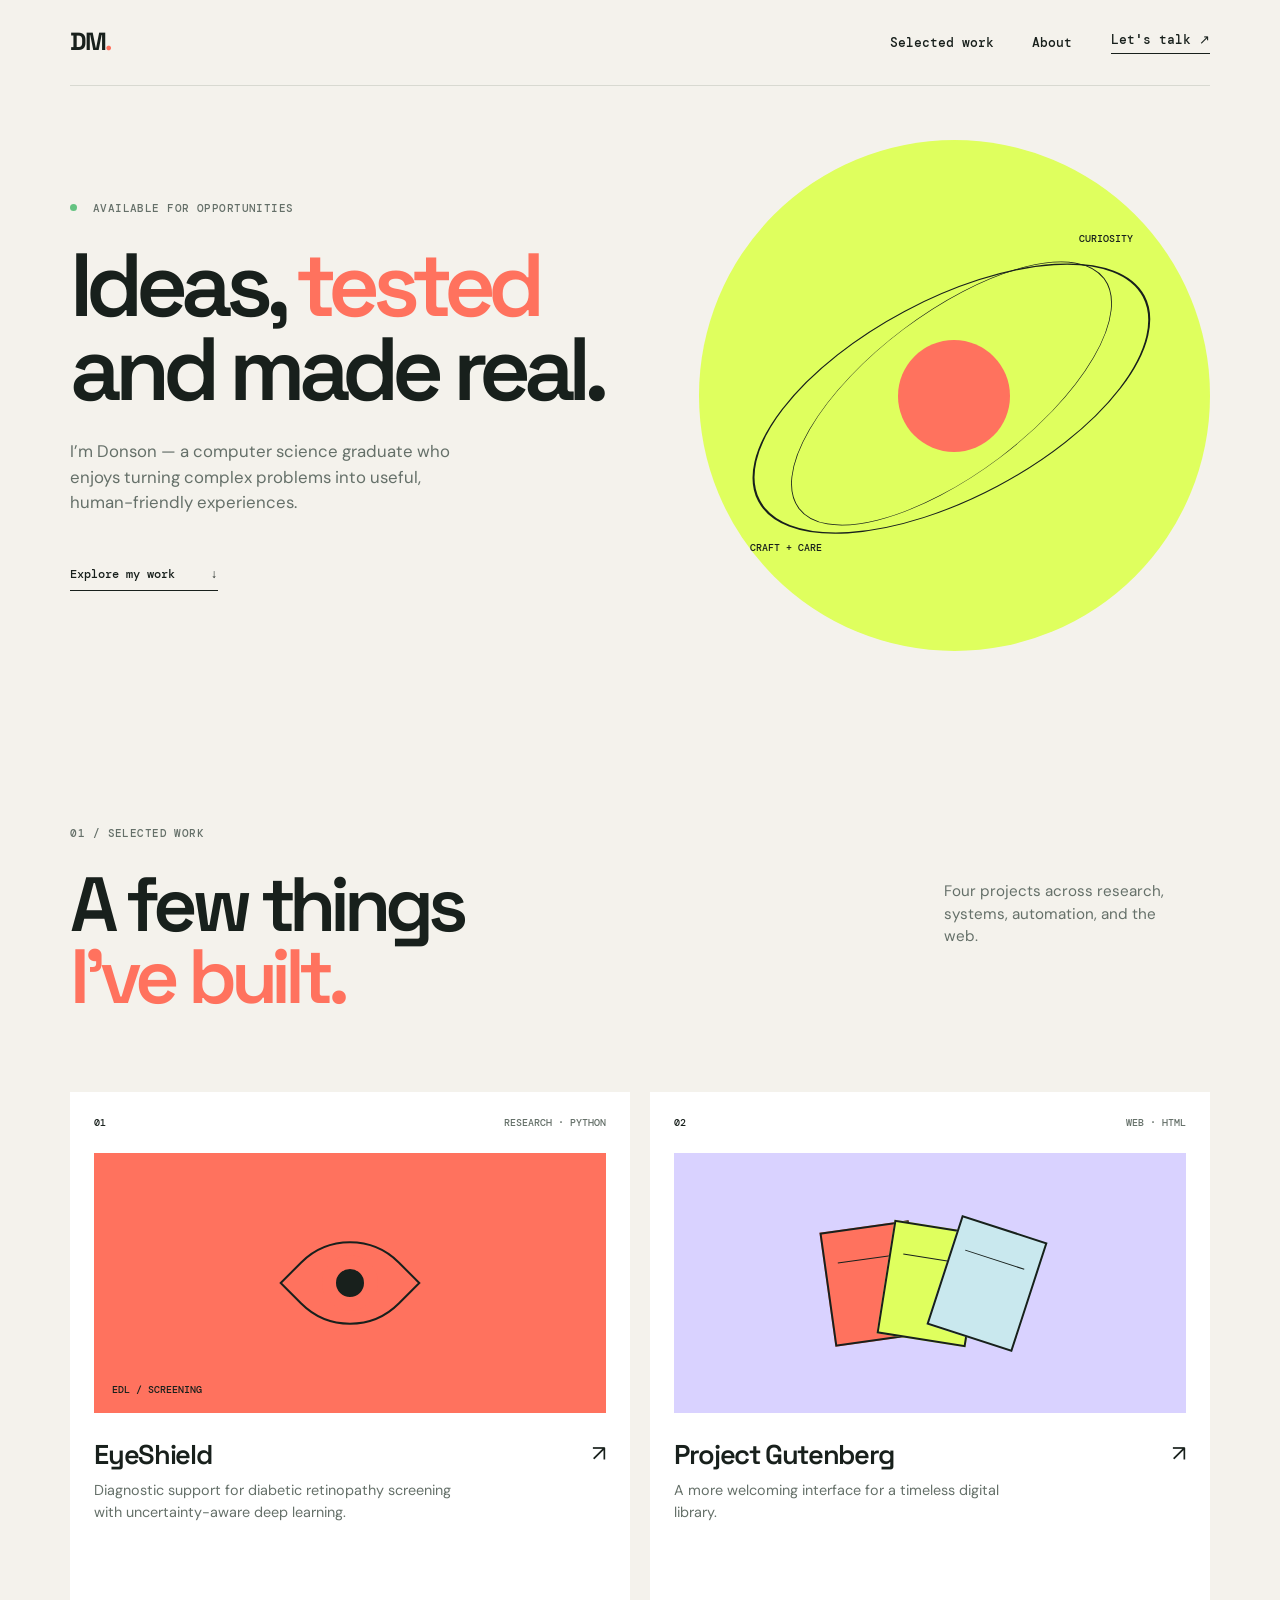
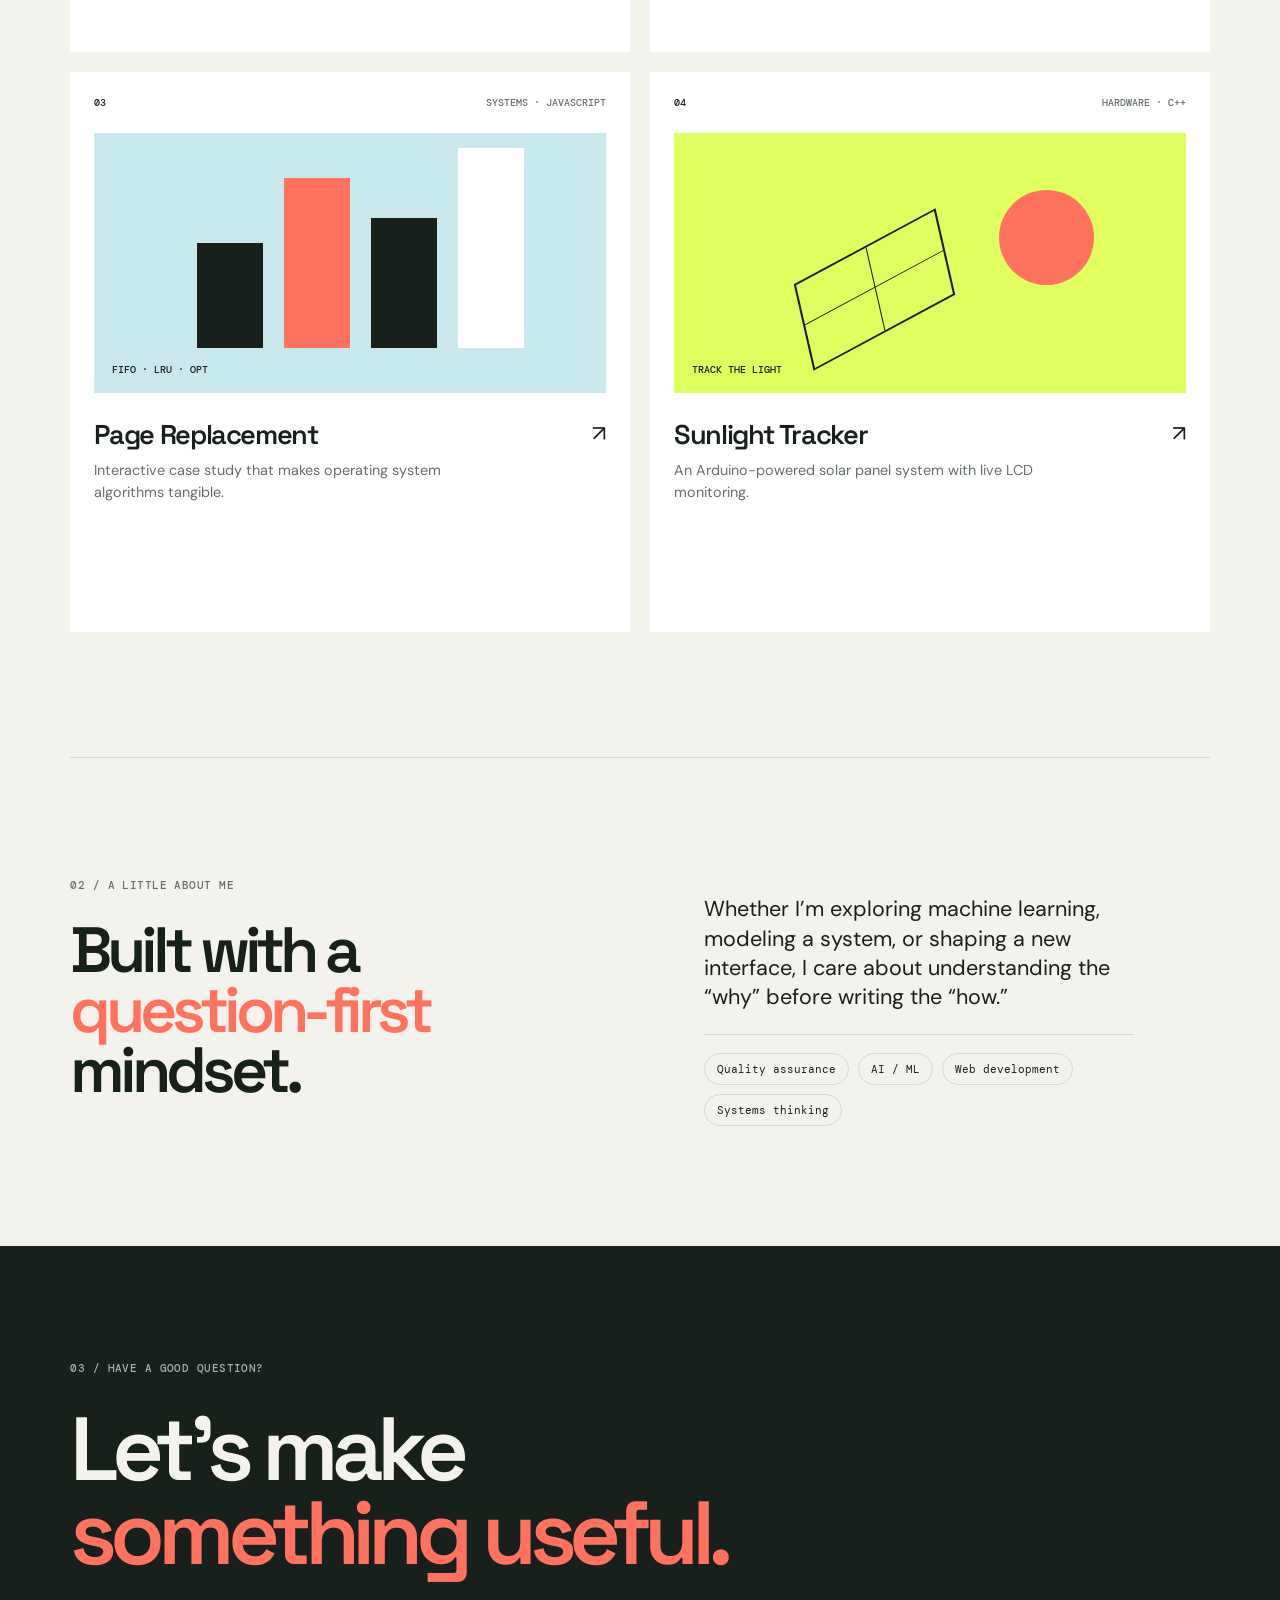
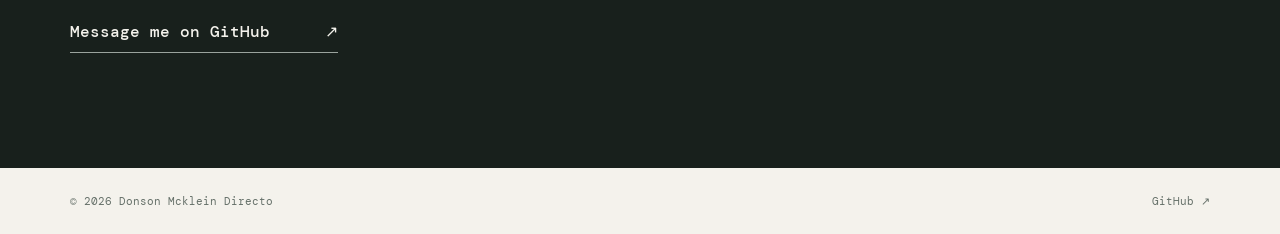
<file: index.html>
<!DOCTYPE html>
<html lang="en">
    <head>
        <meta charset="UTF-8">
        <meta name="viewport" content="width=device-width, initial-scale=1.0">
        <meta name="description" content="Donson Mcklein Directo — computer science graduate building thoughtful digital tools.">
        <title>Donson Mcklein Directo — Portfolio</title>
        <link rel="preconnect" href="https://fonts.googleapis.com">
        <link rel="preconnect" href="https://fonts.gstatic.com" crossorigin>
        <link href="https://fonts.googleapis.com/css2?family=DM+Mono:wght@400;500&family=DM+Sans:wght@400;500;700&family=Space+Grotesk:wght@500;600;700&display=swap" rel="stylesheet">
        <link rel="stylesheet" href="styles.css">
    </head>

    <body>
        <div class="page-shell">
            <nav class="site-nav" aria-label="Main navigation">
                <a class="wordmark" href="#top" aria-label="Back to top">DM<span>.</span></a>
                <div class="nav-links">
                    <a href="#work">Selected work</a>
                    <a href="#about">About</a>
                    <a class="nav-contact" href="https://github.com/dondondon22" target="_blank" rel="noreferrer">Let's talk <span aria-hidden="true">↗</span></a>
                </div>
            </nav>

            <main id="top">
                <section class="hero" aria-labelledby="hero-title">
                    <div class="hero-copy">
                        <p class="eyebrow"><span class="status-dot"></span> Available for opportunities</p>
                        <h1 id="hero-title">Ideas, <em>tested</em><br>and made real.</h1>
                        <p class="hero-intro">I’m Donson — a computer science graduate who enjoys turning complex problems into useful, human-friendly experiences.</p>
                        <a class="text-link" href="#work">Explore my work <span aria-hidden="true">↓</span></a>
                    </div>
                    <div class="hero-art" aria-hidden="true">
                        <div class="orbit orbit-one"></div>
                        <div class="orbit orbit-two"></div>
                        <div class="sun"></div>
                        <div class="orbit-label label-top">curiosity</div>
                        <div class="orbit-label label-bottom">craft + care</div>
                    </div>
                </section>

                <section class="work-section" id="work" aria-labelledby="work-title">
                    <div class="section-heading">
                        <p class="eyebrow">01 / Selected work</p>
                        <h2 id="work-title">A few things<br><em>I’ve built.</em></h2>
                        <p class="section-note">Four projects across research, systems, automation, and the web.</p>
                    </div>

                    <div class="project-grid">
                        <a class="project-card project-card--wide" href="https://github.com/dondondon22/EyeShield_Diabetic-Retinopathy-Screening" target="_blank" rel="noreferrer">
                            <div class="card-meta"><span>01</span><span>Research · Python</span></div>
                            <div class="project-visual visual-eye"><span class="eye-shape"></span><span class="visual-caption">EDL / SCREENING</span></div>
                            <div class="card-content">
                                <h3>EyeShield</h3>
                                <p>Diagnostic support for diabetic retinopathy screening with uncertainty-aware deep learning.</p>
                                <span class="card-arrow" aria-hidden="true">↗</span>
                            </div>
                        </a>

                        <a class="project-card" href="https://github.com/dondondon22/project-gutenburg" target="_blank" rel="noreferrer">
                            <div class="card-meta"><span>02</span><span>Web · HTML</span></div>
                            <div class="project-visual visual-books"><span class="book book-one"></span><span class="book book-two"></span><span class="book book-three"></span></div>
                            <div class="card-content">
                                <h3>Project Gutenberg</h3>
                                <p>A more welcoming interface for a timeless digital library.</p>
                                <span class="card-arrow" aria-hidden="true">↗</span>
                            </div>
                        </a>

                        <a class="project-card" href="https://github.com/dondondon22/Page-Replacement-Algorithms" target="_blank" rel="noreferrer">
                            <div class="card-meta"><span>03</span><span>Systems · JavaScript</span></div>
                            <div class="project-visual visual-pages">
                                <span class="page-bar bar-one"></span><span class="page-bar bar-two"></span><span class="page-bar bar-three"></span><span class="page-bar bar-four"></span>
                                <span class="visual-caption">FIFO · LRU · OPT</span>
                            </div>
                            <div class="card-content">
                                <h3>Page Replacement</h3>
                                <p>Interactive case study that makes operating system algorithms tangible.</p>
                                <span class="card-arrow" aria-hidden="true">↗</span>
                            </div>
                        </a>

                        <a class="project-card project-card--wide" href="https://github.com/dondondon22/Sunlight-Tracking-Solar-Arduino" target="_blank" rel="noreferrer">
                            <div class="card-meta"><span>04</span><span>Hardware · C++</span></div>
                            <div class="project-visual visual-solar"><span class="solar-sun"></span><span class="solar-panel"></span><span class="visual-caption">TRACK THE LIGHT</span></div>
                            <div class="card-content">
                                <h3>Sunlight Tracker</h3>
                                <p>An Arduino-powered solar panel system with live LCD monitoring.</p>
                                <span class="card-arrow" aria-hidden="true">↗</span>
                            </div>
                        </a>
                    </div>
                </section>

                <section class="about-section" id="about" aria-labelledby="about-title">
                    <div class="section-heading">
                        <p class="eyebrow">02 / A little about me</p>
                        <h2 id="about-title">Built with a<br><em>question-first</em> mindset.</h2>
                    </div>
                    <div class="about-copy">
                        <p>Whether I’m exploring machine learning, modeling a system, or shaping a new interface, I care about understanding the “why” before writing the “how.”</p>
                        <div class="skills-list" aria-label="Areas of interest">
                            <span>Quality assurance</span><span>AI / ML</span><span>Web development</span><span>Systems thinking</span>
                        </div>
                    </div>
                </section>

                <section class="contact-section" aria-labelledby="contact-title">
                    <p class="eyebrow">03 / Have a good question?</p>
                    <h2 id="contact-title">Let’s make<br><em>something useful.</em></h2>
                    <a class="contact-email" href="https://github.com/dondondon22" target="_blank" rel="noreferrer">Message me on GitHub <span aria-hidden="true">↗</span></a>
                </section>
            </main>

            <footer>
                <span>© 2026 Donson Mcklein Directo</span>
                <a href="https://github.com/dondondon22" target="_blank" rel="noreferrer">GitHub ↗</a>
            </footer>
        </div>
    </body>
</html>
</file>
<file: styles.css>
:root {
    --ink: #18201c;
    --muted: #657069;
    --paper: #f4f2ec;
    --line: #d8d9d1;
    --acid: #dfff5e;
    --coral: #ff725e;
    --lavender: #d9d2ff;
    --blue: #c9e8ee;
}

* { box-sizing: border-box; }
html { scroll-behavior: smooth; }
body {
    margin: 0;
    background: var(--paper);
    color: var(--ink);
    font-family: "DM Sans", sans-serif;
    line-height: 1.5;
}
a { color: inherit; text-decoration: none; }
.page-shell { max-width: 1440px; margin: auto; padding: 0 5.5vw; overflow: hidden; }
.site-nav {
    align-items: center; display: flex; justify-content: space-between;
    padding: 30px 0; border-bottom: 1px solid var(--line);
}
.wordmark { font: 700 1.55rem/1 "Space Grotesk", sans-serif; letter-spacing: -.08em; }
.wordmark span { color: var(--coral); }
.nav-links { align-items: center; display: flex; gap: clamp(20px, 3vw, 50px); font: 500 .82rem "DM Mono", monospace; }
.nav-links a { transition: color .2s; }
.nav-links a:hover, footer a:hover { color: var(--coral); }
.nav-contact { border-bottom: 1px solid var(--ink); padding-bottom: 5px; }
.hero { display: grid; grid-template-columns: minmax(0, 1.05fr) minmax(300px, .95fr); min-height: 620px; align-items: center; gap: 5vw; }
.eyebrow { color: var(--muted); font: 500 .68rem "DM Mono", monospace; letter-spacing: .04em; text-transform: uppercase; }
.status-dot { background: #64c381; border-radius: 50%; display: inline-block; height: 7px; margin: 0 8px 1px 0; width: 7px; }
h1, h2, h3, p { margin-top: 0; }
h1, h2 { font: 600 clamp(3.4rem, 7vw, 7rem)/.94 "Space Grotesk", sans-serif; letter-spacing: -.08em; }
h1 { margin: 28px 0; max-width: 720px; }
em { color: var(--coral); font-style: normal; }
.hero-intro { color: var(--muted); font-size: 1.05rem; max-width: 390px; }
.text-link { border-bottom: 1px solid var(--ink); display: inline-flex; gap: 35px; margin-top: 34px; padding-bottom: 8px; font: 500 .75rem "DM Mono", monospace; }
.hero-art { aspect-ratio: 1; background: var(--acid); border-radius: 50%; max-width: 540px; position: relative; justify-self: end; width: 100%; }
.orbit { border: 1px solid var(--ink); border-radius: 50%; position: absolute; transform: rotate(-28deg); }
.orbit-one { height: 39%; left: 30%; top: 31%; transform: rotate(-28deg) scaleX(2.2); width: 39%; }
.orbit-two { height: 75%; left: 12%; top: 12%; transform: rotate(53deg) scaleX(.42); width: 75%; }
.sun { background: var(--coral); border-radius: 50%; height: 22%; left: 39%; position: absolute; top: 39%; width: 22%; }
.orbit-label { font: 500 .65rem "DM Mono", monospace; position: absolute; text-transform: uppercase; }
.label-top { right: 15%; top: 18%; }.label-bottom { bottom: 19%; left: 10%; }
.work-section { padding: 120px 0 125px; }
.section-heading { position: relative; }
.section-heading h2 { font-size: clamp(3rem, 6vw, 6rem); margin: 28px 0 25px; }
.section-note { color: var(--muted); font-size: .95rem; max-width: 220px; position: absolute; right: 4%; top: 54px; }
.project-grid { display: grid; grid-template-columns: repeat(2, 1fr); gap: 20px; margin-top: 80px; }
.project-card { background: white; min-height: 500px; padding: 24px; position: relative; transition: transform .25s, box-shadow .25s; }
.project-card:hover { box-shadow: 9px 9px 0 var(--acid); transform: translate(-3px, -3px); }
.project-card--wide { min-height: 560px; }
.card-meta { display: flex; justify-content: space-between; font: 500 .64rem "DM Mono", monospace; text-transform: uppercase; }
.card-meta span:last-child { color: var(--muted); }
.project-visual { align-items: center; display: flex; height: 260px; justify-content: center; margin: 24px 0; overflow: hidden; position: relative; }
.visual-eye { background: var(--coral); }.visual-books { background: var(--lavender); }.visual-pages { background: var(--blue); }.visual-solar { background: var(--acid); }
.visual-caption { bottom: 17px; font: 500 .62rem "DM Mono", monospace; left: 18px; position: absolute; }
.eye-shape { border: 2px solid var(--ink); border-radius: 70% 0; height: 100px; transform: rotate(45deg); width: 100px; }
.eye-shape::after { background: var(--ink); border: 14px solid var(--coral); border-radius: 50%; content: ""; height: 28px; left: 20px; position: absolute; top: 20px; width: 28px; }
.book { border: 2px solid var(--ink); height: 115px; position: absolute; transform: rotate(-8deg); width: 90px; }.book::after { border-top: 1px solid var(--ink); content: ""; left: 12px; position: absolute; right: 12px; top: 30px; }.book-one { background: var(--coral); margin-left: -115px; }.book-two { background: var(--acid); transform: rotate(9deg); }.book-three { background: var(--blue); margin-left: 115px; transform: rotate(18deg); }
.page-bar { background: var(--ink); bottom: 45px; height: 40px; position: absolute; width: 13%; }.bar-one { left: 20%; height: 105px; }.bar-two { left: 37%; height: 170px; background: var(--coral); }.bar-three { left: 54%; height: 130px; }.bar-four { left: 71%; height: 200px; background: white; }
.solar-sun { background: var(--coral); border-radius: 50%; height: 95px; position: absolute; right: 18%; top: 22%; width: 95px; }.solar-panel { border: 2px solid var(--ink); height: 95px; left: 25%; position: absolute; top: 42%; transform: skewY(-18deg) rotate(-12deg); width: 145px; }.solar-panel::after { border-top: 1px solid var(--ink); content: ""; left: 0; position: absolute; right: 0; top: 47%; }.solar-panel::before { border-left: 1px solid var(--ink); content: ""; bottom: 0; left: 50%; position: absolute; top: 0; }
.card-content { position: relative; }.card-content h3 { font: 600 1.7rem "Space Grotesk", sans-serif; letter-spacing: -.05em; margin-bottom: 8px; }.card-content p { color: var(--muted); font-size: .9rem; margin: 0; max-width: 360px; }.card-arrow { font-size: 1.4rem; position: absolute; right: 0; top: 0; }
.about-section { border-top: 1px solid var(--line); display: grid; grid-template-columns: 1fr 1fr; gap: 10vw; padding: 120px 0; }.about-section h2 { font-size: clamp(2.8rem, 5vw, 5rem); }.about-copy { align-self: end; max-width: 430px; }.about-copy > p { font-size: 1.35rem; line-height: 1.35; }.skills-list { border-top: 1px solid var(--line); display: flex; flex-wrap: wrap; gap: 9px; padding-top: 18px; }.skills-list span { border: 1px solid var(--line); border-radius: 99px; font: .68rem "DM Mono", monospace; padding: 8px 12px; }
.contact-section { background: var(--ink); color: var(--paper); margin: 0 calc(50% - 50vw); padding: 115px 5.5vw; }.contact-section .eyebrow { color: #a7b0aa; }.contact-section h2 { font-size: clamp(3.3rem, 7vw, 7rem); margin: 32px 0 45px; }.contact-email { border-bottom: 1px solid #9aa39d; display: inline-flex; font: 500 1rem "DM Mono", monospace; gap: 55px; padding-bottom: 10px; }.contact-email:hover { color: var(--acid); }
footer { color: var(--muted); display: flex; font: .68rem "DM Mono", monospace; justify-content: space-between; padding: 26px 0; }
@media (max-width: 700px) { .page-shell { padding: 0 6vw; }.site-nav { padding: 22px 0; }.nav-links a:not(.nav-contact) { display: none; }.hero { display: block; min-height: 0; padding: 90px 0 80px; }.hero-art { margin: 70px auto 0; max-width: 390px; }.project-grid { grid-template-columns: 1fr; margin-top: 55px; }.project-card, .project-card--wide { min-height: 0; }.project-visual { height: 220px; }.section-note { margin-bottom: 0; position: static; }.work-section { padding: 80px 0; }.about-section { display: block; padding: 80px 0; }.about-copy { margin-top: 45px; }.contact-section { padding: 80px 6vw; }.contact-email { font-size: .7rem; gap: 20px; } }
</file>
